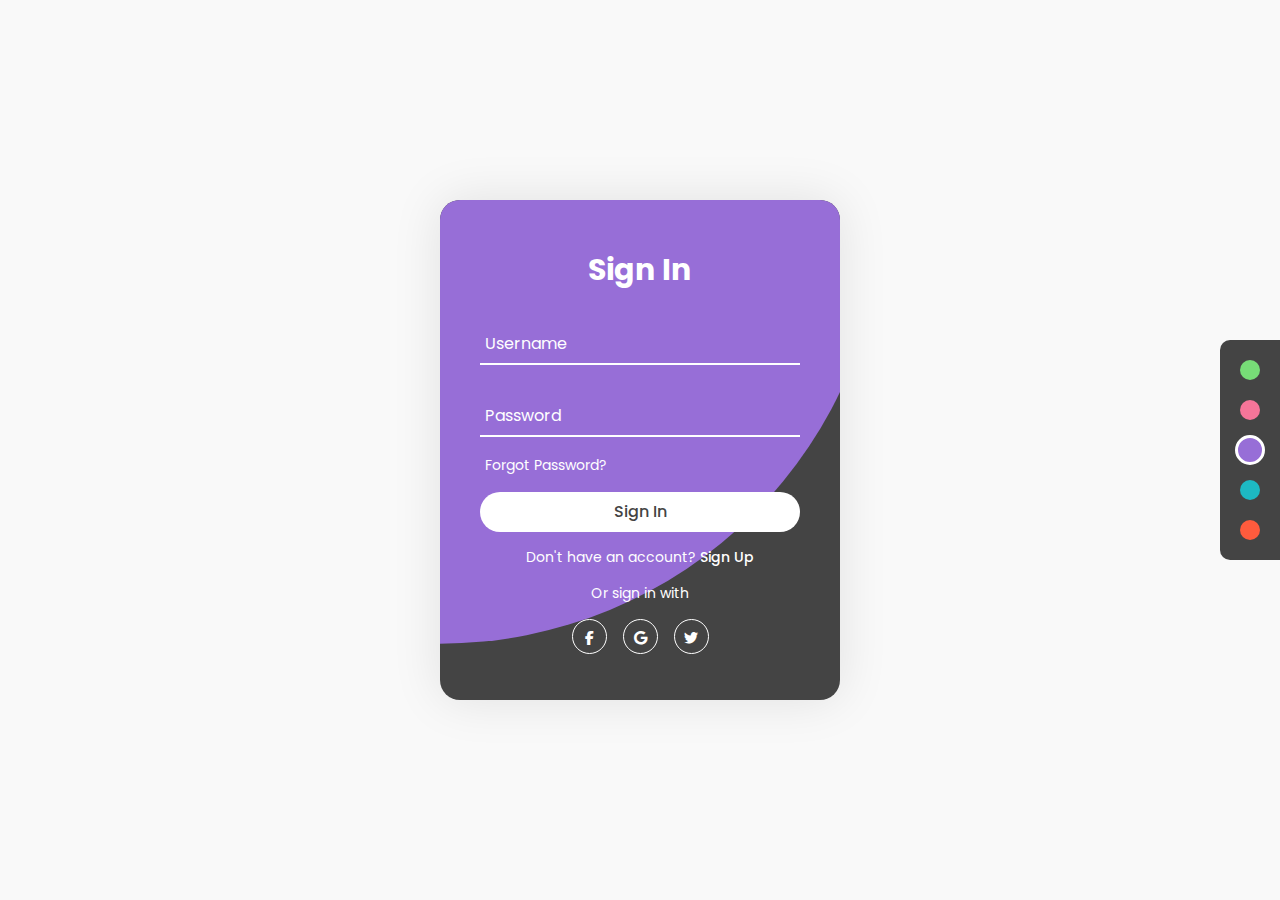
<file: login.html>
<!DOCTYPE html>
<html>
    <head>
        <meta charset="UTF-8">
        <meta http-equiv="X-UA-Compatible" content="IE=edge">
        <meta name="viewport" content="width=device-width, initial-scale=1.0">
        <title>Animated Login & Registration Form | Codehal</title>
        <link rel="stylesheet" type="text/css" href="login.css">
        <link rel="stylesheet" href="https://cdnjs.cloudflare.com/ajax/libs/font-awesome/6.4.2/css/all.min.css">
    </head>

    <body>

        <div class="wrapper">
            <div class="bg-animate" id="bg-animate"></div>
            <div class="curved" id="curved"></div>

            <div class="from-wrapper sign-in">
                <form action="">
                    <h2>Sign In</h2>
                    <div class="input-box">
                        <input type="text" id="username" required>
                        <label>Username</label>
                    </div>
                    <div class="input-box">
                        <input type="password" id="password" required>
                        <label>Password</label>
                    </div>
                    <div class="forgot-pass">
                        <a href="#">Forgot Password?</a>
                    </div>
                    <button type="submit" onclick="auth()">Sign In</button>
                    <div class="sign-link">
                        <p>Don't have an account? <a href="#" onclick="activeSignUp()">Sign Up</a></p>
                    </div>
                    <div class="social-platform">
                        <p>Or sign in with</p>
                        <div class="social-icons">
                            <a href="#"><i class="fa-brands fa-facebook-f"></i></a>
                            <a href="#"><i class="fa-brands fa-google"></i></a>
                            <a href="#"><i class="fa-brands fa-twitter"></i></a>
                        </div>
                    </div>
                </form>
            </div>

            <div class="from-wrapper sign-up">
                <form action="">
                    <h2>Sign Up</h2>
                    <div class="input-box">
                        <input type="text" id="username" required>
                        <label>Username</label>
                    </div>
                    <div class="input-box">
                        <input type="email" id="email" required>
                        <label>Email</label>
                    </div>
                    <div class="input-box">
                        <input type="password" id="password" required>
                        <label>Password</label>
                    </div>
                    <button type="submit" onclick="auth()">Sign Up</button>
                    <div class="sign-link">
                        <p>Already have an account? <a href="#" onclick="activeSignIn()">Sign In</a></p>
                    </div>
                </form>
            </div>
        </div>

        <div class="colors">
            <span onclick="changeColor('#77dd77')" class="color" style="--clr:#77dd77;"></span>
            <span onclick="changeColor('#f67599')" class="color" style="--clr:#f67599;"></span>
            <span onclick="changeColor('#976ed7')" class="color active" style="--clr:#976ed7;"></span>
            <span onclick="changeColor('#1db9c3')" class="color" style="--clr:#1db9c3;"></span>
            <span onclick="changeColor('#fe5b3d')" class="color" style="--clr:#fe5b3d;"></span>
        </div>
        <script src="login.js"></script>
    </body>
</html>
</file>
<file: login.css>
@import url('https://fonts.googleapis.com/css2?family=Poppins:wght@300;400;500;600;700;800;900&display=swap');

* {
    margin: 0;
    padding: 0;
    box-sizing: border-box;
    font-family: 'Poppins', sans-serif;
}

body {
    display: flex;
    justify-content: center;
    align-items: center;
    min-height: 100vh;
    background: #f9f9f9;
}

.wrapper {
    position: relative;
    width: 400px;
    height: 500px;
    background: #444;
    border-radius: 20px;
    padding: 40px;
    box-shadow: 0 0 50px rgba(0, 0, 0, .1);
    overflow: hidden;
    z-index: 1;
}

.from-wrapper {
    display: flex;
    justify-content: center;
    align-items: center;
    width: 100%;
    height: 100%;
}

.wrapper.activeSignUp {
    animation: wrapperSignupShowJellyAnimate 1s ease forwards;
    animation-delay: 1.2s;
}

.wrapper.activeSignIn {
    animation: wrapperSigninShowJellyAnimate 1s ease forwards;
    animation-delay: 1.2s;
}

.wrapper.activeSignUp .from-wrapper.sign-in {
    animation: hideJellyAnimate 1s ease forwards;
}

.wrapper.activeSignIn .from-wrapper.sign-in {
    animation: showJellyAnimate 1s ease forwards;
    animation-delay: 1.2s;
    transform: scale(0, 0);
}

.wrapper .from-wrapper.sign-up {
    position: absolute;
    top: 0;
    left: 0;
    transform: scale(0, 0);
}

.wrapper.activeSignUp .from-wrapper.sign-up {
    animation: showJellyAnimate 1s ease forwards;
    animation-delay: 1.2s;
}

.wrapper.activeSignIn .from-wrapper.sign-up {
    animation: hideJellyAnimate 1s ease forwards;
}

@keyframes hideJellyAnimate {
    0% {
        transform: scale(1, 1);
    }
    25% {
        transform: scale(.9, 1.1);
    }
    50% {
        transform: scale(1.1, .9);
    }
    75% {
        transform: scale(.95, 1.05);
    }
    100% {
        transform: scale(0, 0);
    }
}

@keyframes showJellyAnimate {
    0% {
        transform: scale(0, 0);
    }
    25% {
        transform: scale(.95, 1.05);
    }
    50% {
        transform: scale(1.1, .9);
    }
    75% {
        transform: scale(.9, 1.1);
    }
    100% {
        transform: scale(1, 1);
    }
}

@keyframes wrapperSignupShowJellyAnimate {
    0% {
        transform: scale(1, 1);
    }
    25% {
        transform: scale(.95, 1.05);
    }
    50% {
        transform: scale(1.1, .9);
    }
    75% {
        transform: scale(.9, 1.1);
    }
    100% {
        transform: scale(1, 1);
    }
}

@keyframes wrapperSigninShowJellyAnimate {
    0% {
        transform: scale(1, 1);
    }
    25% {
        transform: scale(.95, 1.05);
    }
    50% {
        transform: scale(1.1, .9);
    }
    75% {
        transform: scale(.9, 1.1);
    }
    100% {
        transform: scale(1, 1);
    }
}

h2 {
    font-size: 30px;
    color: #fff;
    text-align: center;
}

.input-box {
    position: relative;
    width: 320px;
    margin: 30px 0;
    border-bottom: 2px solid #fff;
}

.input-box label {
    position: absolute;
    top: 50%;
    left: 5px;
    transform: translateY(-50%);
    font-size: 16px;
    color: #fff;
    pointer-events: none;
    transition: .5s;
}

.input-box input {
    width: 100%;
    height: 40px;
    background: transparent;
    border: none;
    outline: none;
    padding: 0 5px;
    font-size: 16px;
    color: #fff;
}

.input-box input:focus~label,
.input-box input:valid~label {
    top: -5px;
}

.forgot-pass {
    margin: -15px 0 15px 5px;
}

.forgot-pass a {
    color: #fff;
    font-size: 14px;
    text-decoration: none;
}

.forgot-pass a:hover {
    text-decoration: underline;
}

button {
    width: 100%;
    height: 40px;
    background: #fff;
    border-radius: 30px;
    cursor: pointer;
    border: none;
    outline: none;
    font-size: 16px;
    color: #444;
    font-weight: 500;
}

.sign-link {
    font-size: 14px;
    text-align: center;
    margin: 15px 0;
}

.sign-link p {
    color: #fff;
}

.sign-link p a {
    color: #fff;
    text-decoration: none;
    font-weight: 500;
}

.sign-link p a:hover {
    text-decoration: underline;
}

.social-platform {
    font-size: 14px;
    color: #fff;
    text-align: center;
}

.social-icons a {
    display: inline-block;
    width: 35px;
    height: 35px;
    background: transparent;
    border: 1px solid #fff;
    border-radius: 50%;
    margin: 15px 6px 0;
    text-align: center;
    transition: .5s;
}

.social-icons a:hover {
    background: #fff;
}

.social-icons a i {
    color: #fff;
    font-size: 14px;
    line-height: 35px;
    transition: .5s;
}

.social-icons a:hover i {
    color: #444;
}

.curved {
    position: absolute;
    top: 0;
    left: 0;
    width: 100%;
    height: 100%;
    background: #976ed7;
    z-index: -2;
    clip-path: circle(98% at 0 0);
    transition-delay: 1.2s;
}

.bg-animate {
    position: absolute;
    top: 0;
    left: 0;
    width: 100%;
    height: 100%;
    background: #976ed7;
    z-index: -1;
    clip-path: circle(0% at 0 0);
}

.bg-animate.active {
    transition: clip-path 1.2s ease-out;
    clip-path: circle(98% at 0 0);
}

.colors {
    position: absolute;
    right: 0;
    background: #444;
    padding: 10px;
    display: flex;
    justify-content: center;
    align-items: center;
    flex-direction: column;
    border-top-left-radius: 10px;
    border-bottom-left-radius: 10px;
}

.colors .color {
    position: relative;
    width: 20px;
    height: 20px;
    background: var(--clr);
    margin: 10px;
    border-radius: 50%;
    cursor: pointer;
}

.colors .color.active {
    border: 2px solid #fff;
    transform: scale(1.5);
}
</file>
